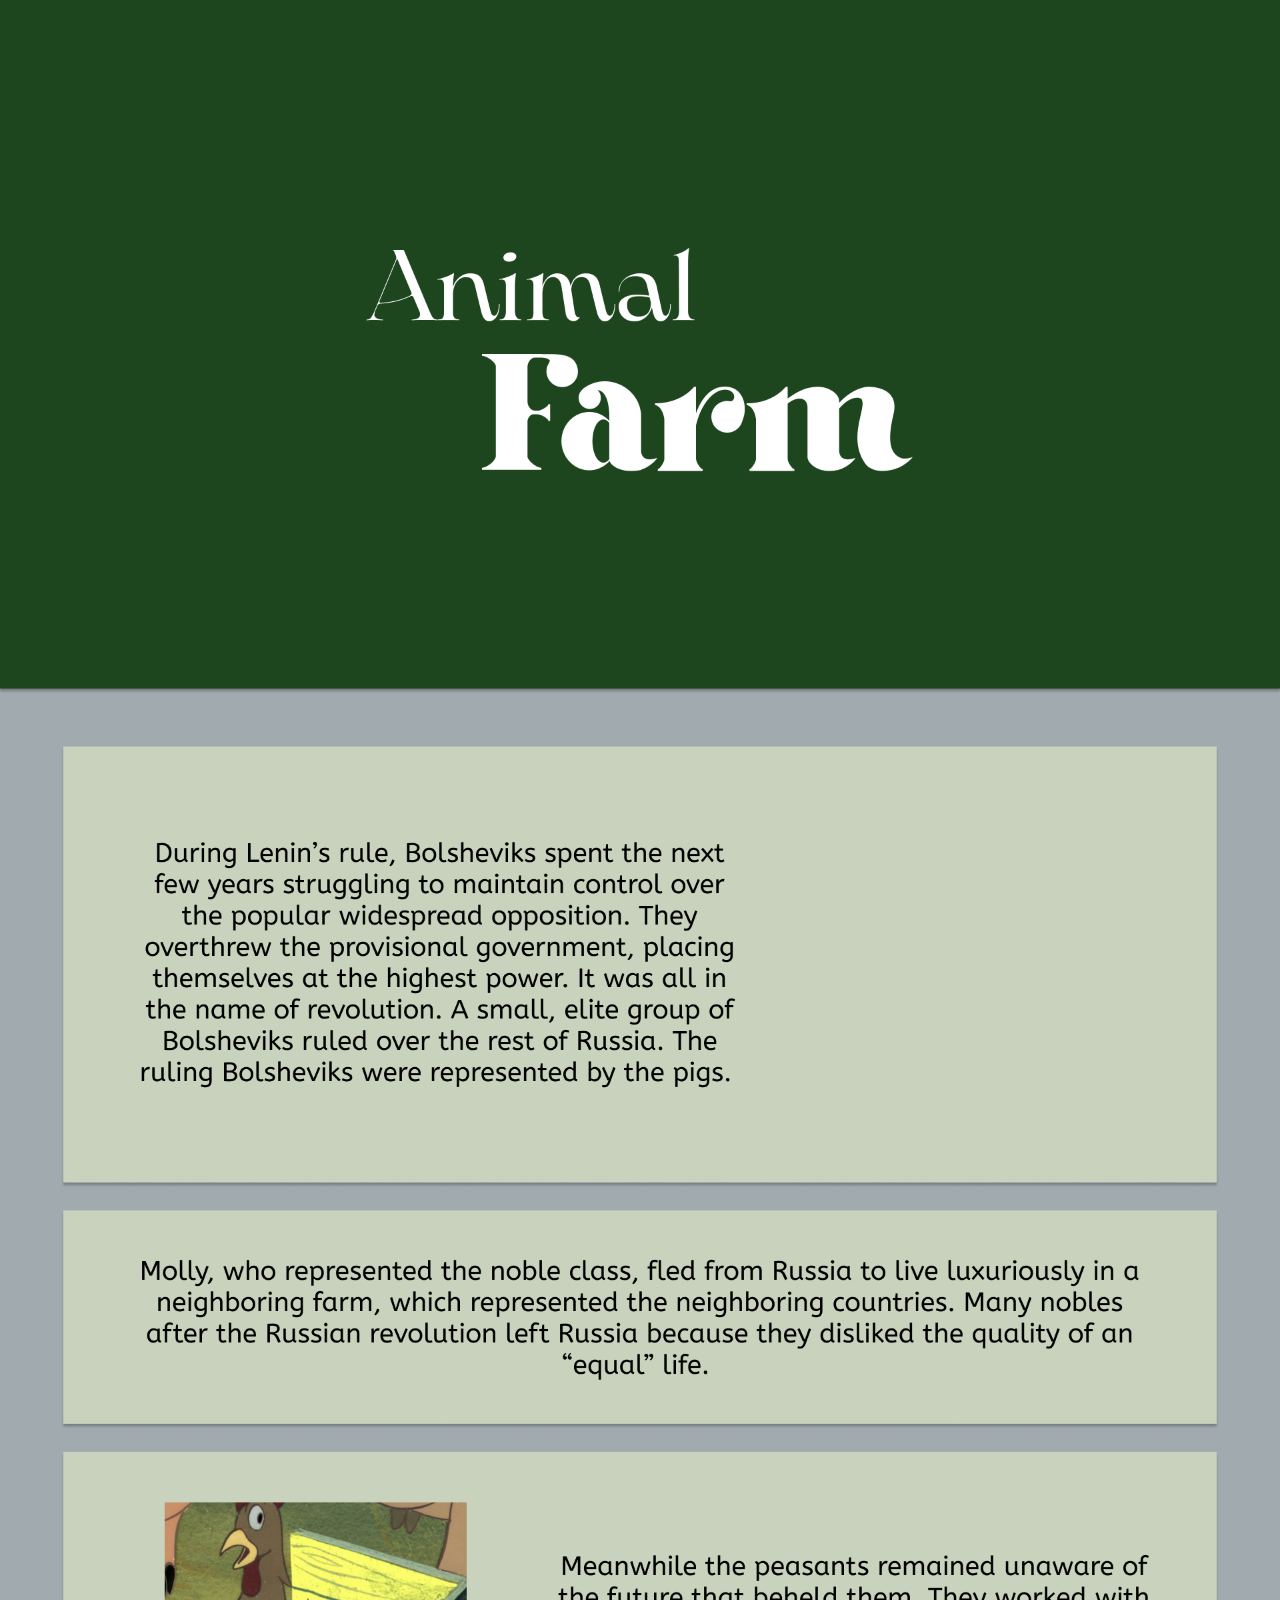
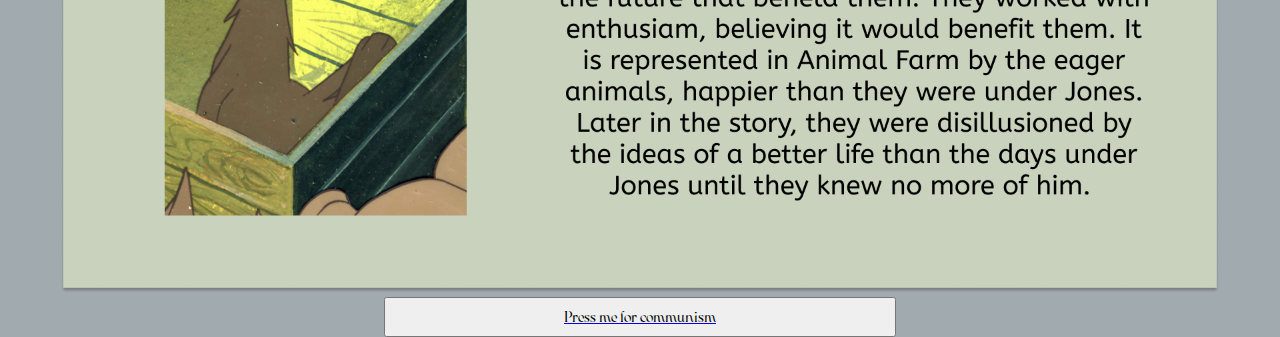
<file: index.html>
<!doctype html>
<html>
    <head>
        <title>Our Funky HTML Page</title>
        <meta name="description" content="Our first page">
        <meta name="keywords" content="html tutorial template">

        <link href = "title.css" rel ="stylesheet"/>
        <link href = "./arsenica/ArsenicaTrial-Regular.ttf" rel = "stylesheet"/>
    </head>
    <body>
        <img src = "xin slide.png"/>

        <a href = "soviet.html"><button>Press me for communism</button></a>
    </body>
</html>
</file>
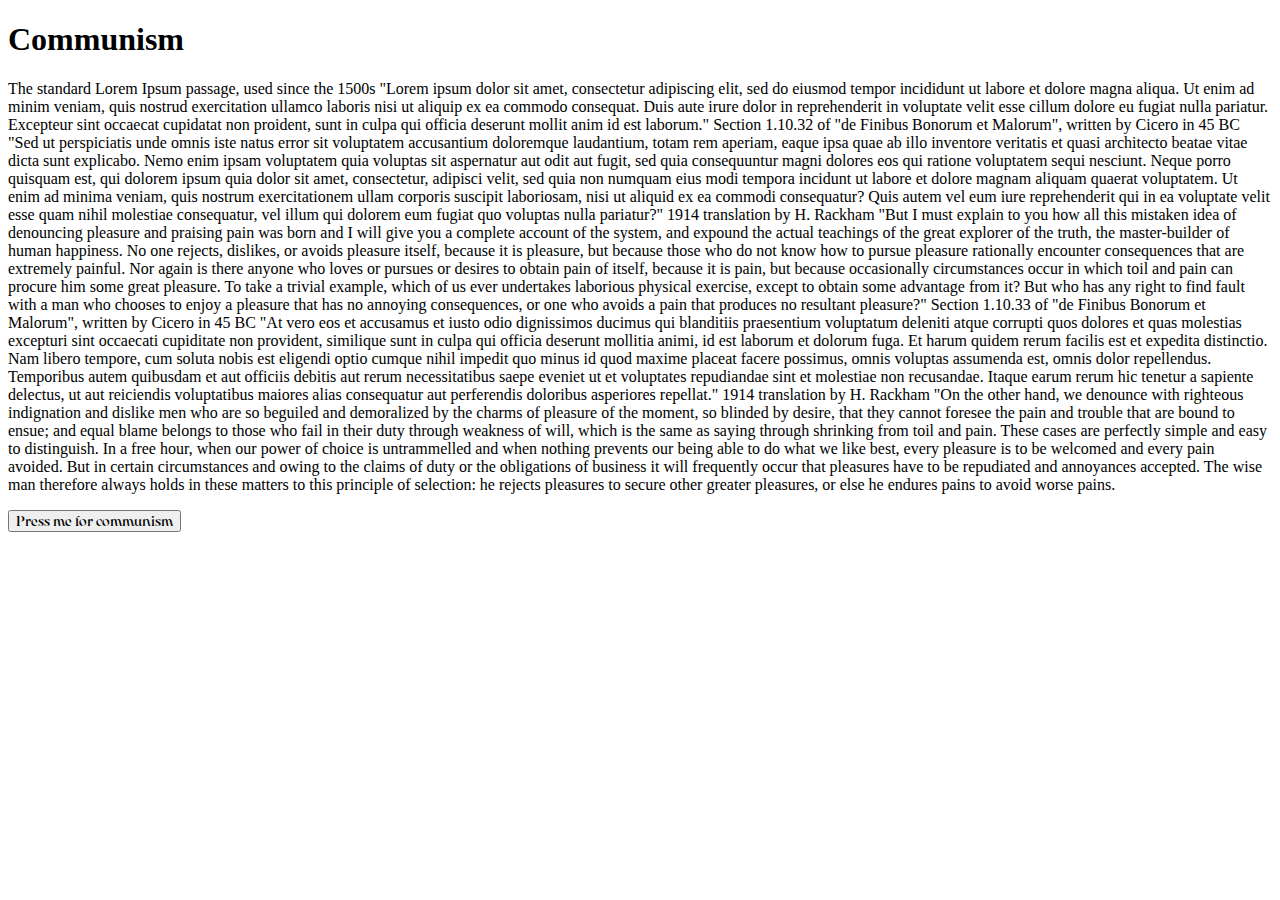
<file: Project in a day/index.html>
<!doctype html>
<html>
    <head>
        <title>Our Funky HTML Page</title>
        <meta name="description" content="Our first page">
        <meta name="keywords" content="html tutorial template">

        <link href = "title.css" rel ="stylesheet"/>
        <link href = "./arsenica/ArsenicaTrial-Regular.ttf" rel = "stylesheet"/>
    </head>
    <body>
        <h1>Communism</h1>
        <p>
            The standard Lorem Ipsum passage, used since the 1500s
            "Lorem ipsum dolor sit amet, consectetur adipiscing elit, sed do eiusmod tempor incididunt ut labore et dolore magna aliqua. Ut enim ad minim veniam, quis nostrud exercitation ullamco laboris nisi ut aliquip ex ea commodo consequat. Duis aute irure dolor in reprehenderit in voluptate velit esse cillum dolore eu fugiat nulla pariatur. Excepteur sint occaecat cupidatat non proident, sunt in culpa qui officia deserunt mollit anim id est laborum."
            
            Section 1.10.32 of "de Finibus Bonorum et Malorum", written by Cicero in 45 BC
            "Sed ut perspiciatis unde omnis iste natus error sit voluptatem accusantium doloremque laudantium, totam rem aperiam, eaque ipsa quae ab illo inventore veritatis et quasi architecto beatae vitae dicta sunt explicabo. Nemo enim ipsam voluptatem quia voluptas sit aspernatur aut odit aut fugit, sed quia consequuntur magni dolores eos qui ratione voluptatem sequi nesciunt. Neque porro quisquam est, qui dolorem ipsum quia dolor sit amet, consectetur, adipisci velit, sed quia non numquam eius modi tempora incidunt ut labore et dolore magnam aliquam quaerat voluptatem. Ut enim ad minima veniam, quis nostrum exercitationem ullam corporis suscipit laboriosam, nisi ut aliquid ex ea commodi consequatur? Quis autem vel eum iure reprehenderit qui in ea voluptate velit esse quam nihil molestiae consequatur, vel illum qui dolorem eum fugiat quo voluptas nulla pariatur?"
            
            1914 translation by H. Rackham
            "But I must explain to you how all this mistaken idea of denouncing pleasure and praising pain was born and I will give you a complete account of the system, and expound the actual teachings of the great explorer of the truth, the master-builder of human happiness. No one rejects, dislikes, or avoids pleasure itself, because it is pleasure, but because those who do not know how to pursue pleasure rationally encounter consequences that are extremely painful. Nor again is there anyone who loves or pursues or desires to obtain pain of itself, because it is pain, but because occasionally circumstances occur in which toil and pain can procure him some great pleasure. To take a trivial example, which of us ever undertakes laborious physical exercise, except to obtain some advantage from it? But who has any right to find fault with a man who chooses to enjoy a pleasure that has no annoying consequences, or one who avoids a pain that produces no resultant pleasure?"
            
            Section 1.10.33 of "de Finibus Bonorum et Malorum", written by Cicero in 45 BC
            "At vero eos et accusamus et iusto odio dignissimos ducimus qui blanditiis praesentium voluptatum deleniti atque corrupti quos dolores et quas molestias excepturi sint occaecati cupiditate non provident, similique sunt in culpa qui officia deserunt mollitia animi, id est laborum et dolorum fuga. Et harum quidem rerum facilis est et expedita distinctio. Nam libero tempore, cum soluta nobis est eligendi optio cumque nihil impedit quo minus id quod maxime placeat facere possimus, omnis voluptas assumenda est, omnis dolor repellendus. Temporibus autem quibusdam et aut officiis debitis aut rerum necessitatibus saepe eveniet ut et voluptates repudiandae sint et molestiae non recusandae. Itaque earum rerum hic tenetur a sapiente delectus, ut aut reiciendis voluptatibus maiores alias consequatur aut perferendis doloribus asperiores repellat."
            
            1914 translation by H. Rackham
            "On the other hand, we denounce with righteous indignation and dislike men who are so beguiled and demoralized by the charms of pleasure of the moment, so blinded by desire, that they cannot foresee the pain and trouble that are bound to ensue; and equal blame belongs to those who fail in their duty through weakness of will, which is the same as saying through shrinking from toil and pain. These cases are perfectly simple and easy to distinguish. In a free hour, when our power of choice is untrammelled and when nothing prevents our being able to do what we like best, every pleasure is to be welcomed and every pain avoided. But in certain circumstances and owing to the claims of duty or the obligations of business it will frequently occur that pleasures have to be repudiated and annoyances accepted. The wise man therefore always holds in these matters to this principle of selection: he rejects pleasures to secure other greater pleasures, or else he endures pains to avoid worse pains.         
        </p>

        <a href = "soviet.html"><button>Press me for communism</button></a>
    </body>
</html>
</file>
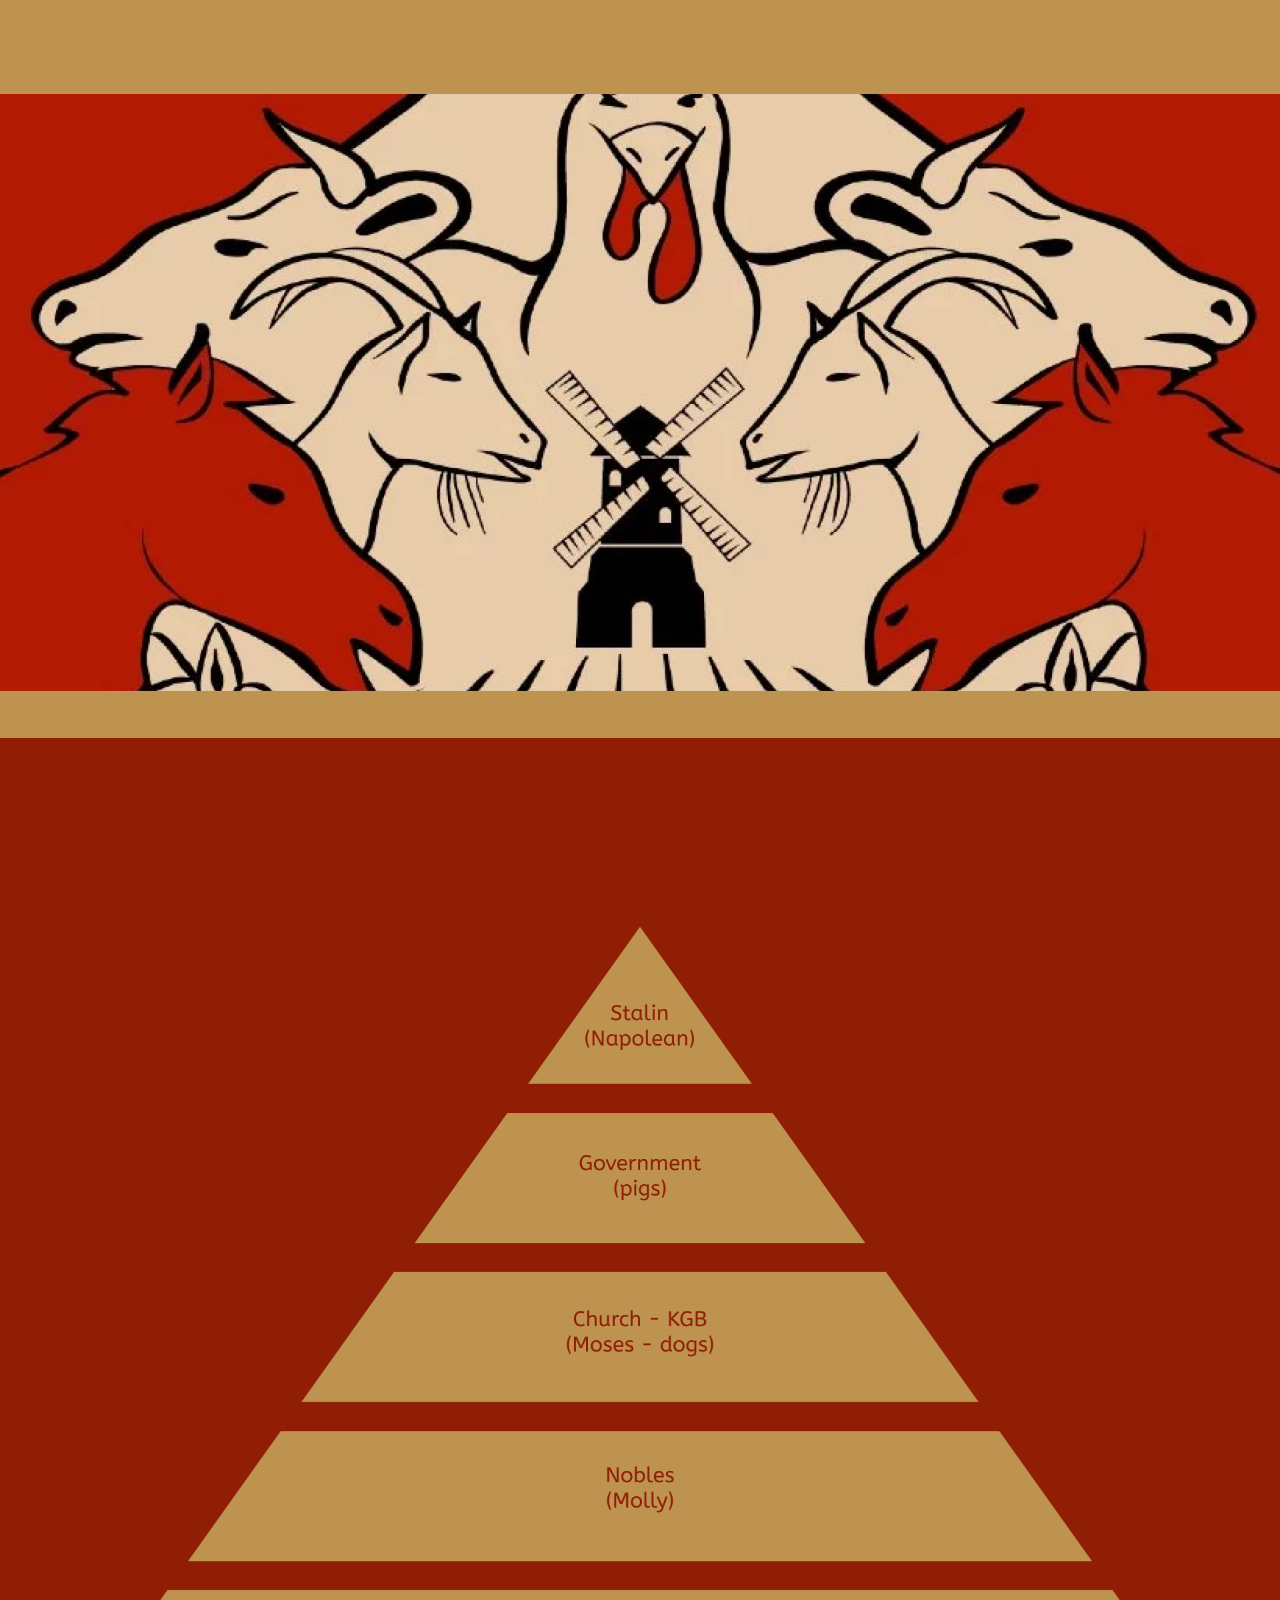
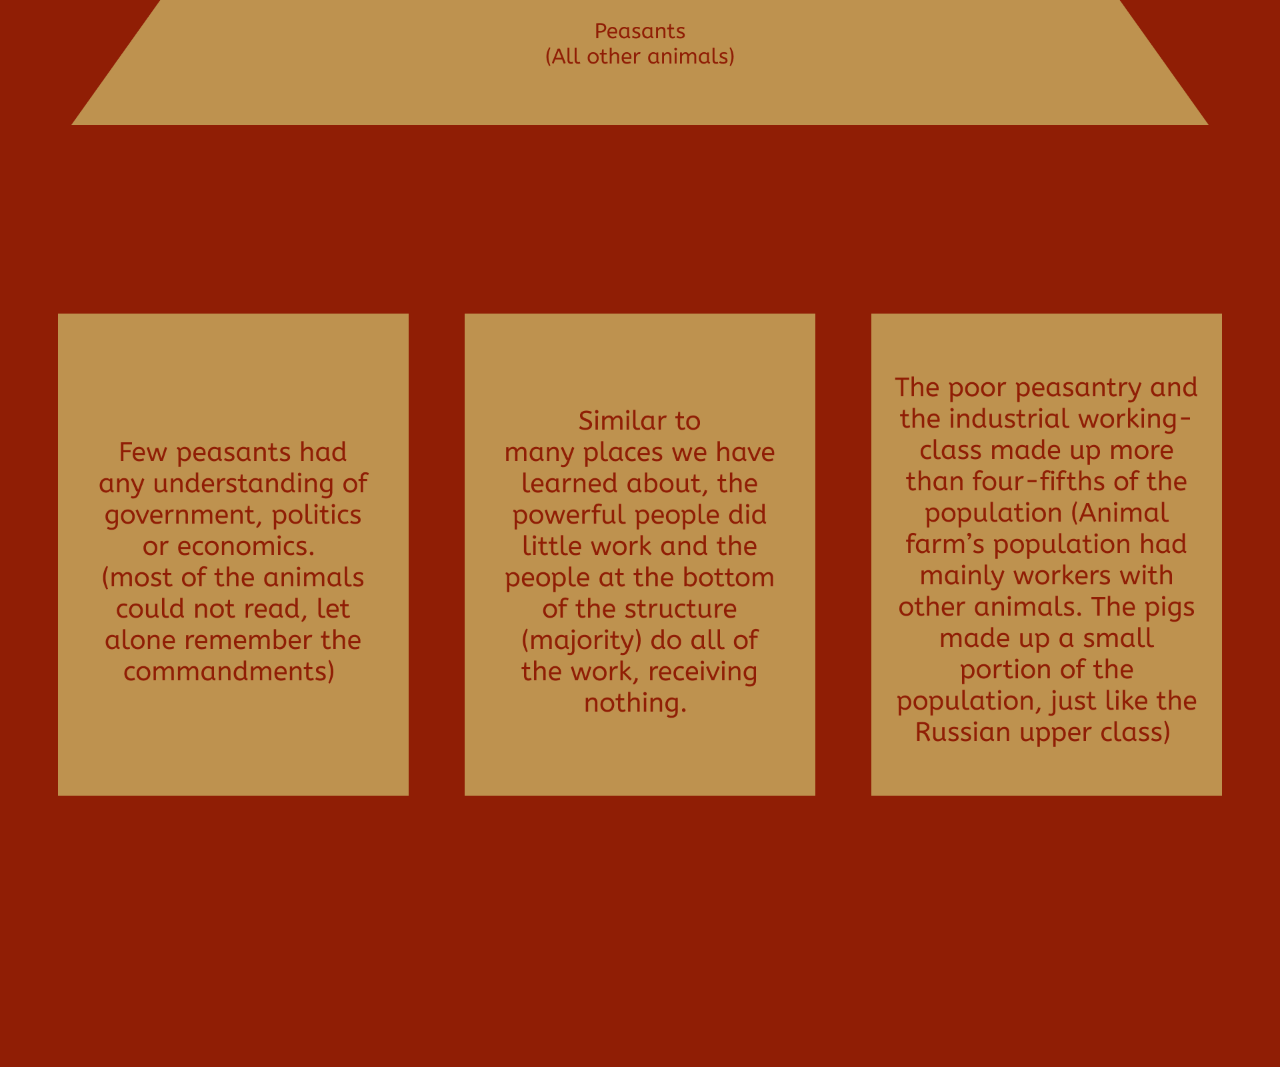
<file: soviet.html>
<!doctype html>
<html>
    <head>
        <title>Our Funky HTML Page</title>
        <meta name="description" content="Our first page">
        <meta name="keywords" content="html tutorial template">
        <link href = "soviet.css" rel = "stylesheet"/>
        <link href = "./beachfly/Beachfly Free Trial.ttf"/>
    </head>
    <body>
        <img src = "Kat's part.png"/>

    </body>
</html>
</file>
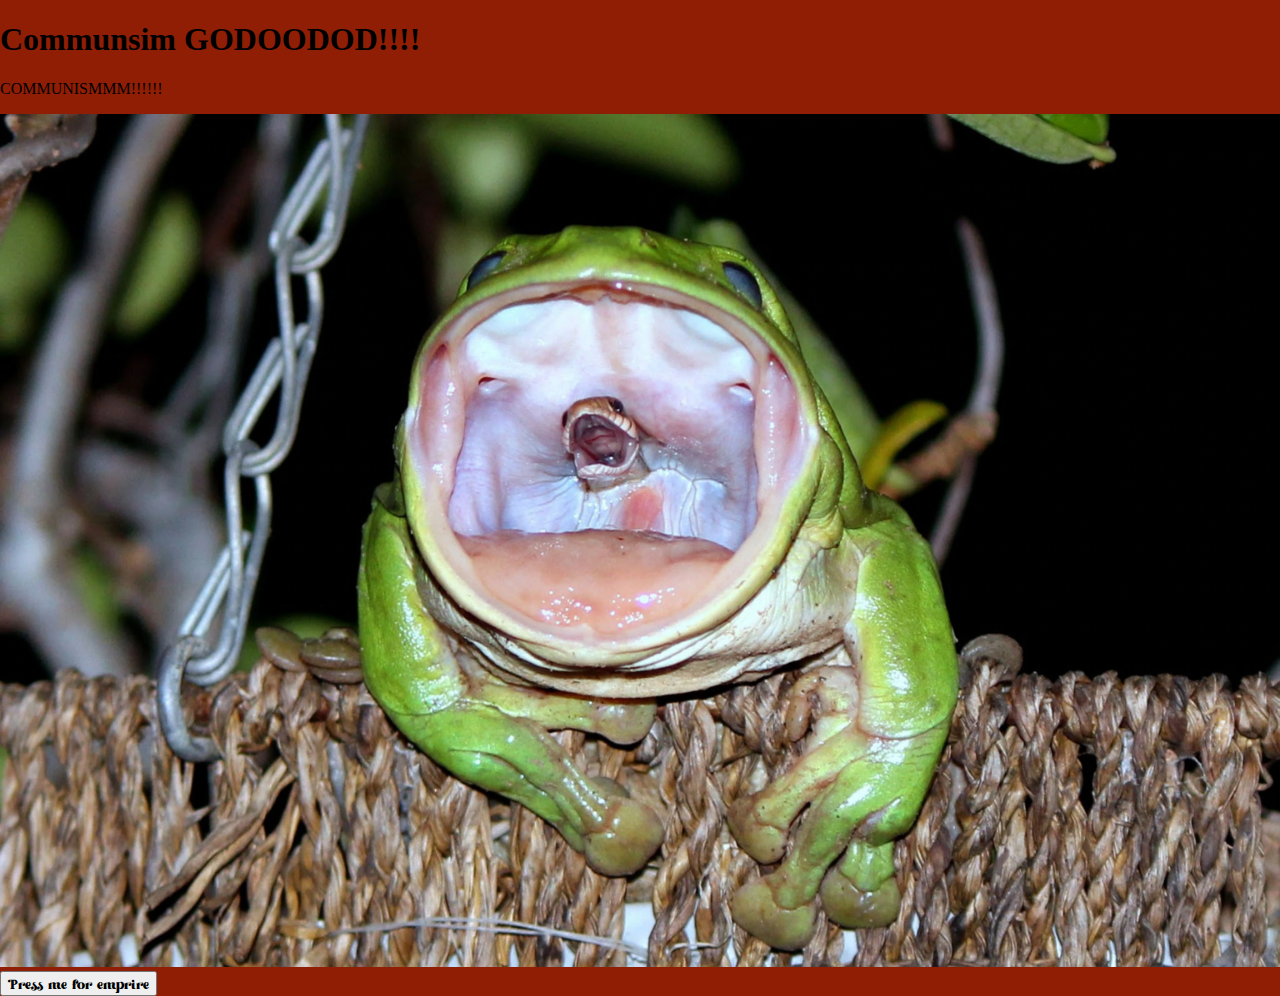
<file: Project in a day/soviet.html>
<!doctype html>
<html>
    <head>
        <title>Our Funky HTML Page</title>
        <meta name="description" content="Our first page">
        <meta name="keywords" content="html tutorial template">
        <link href = "soviet.css" rel = "stylesheet"/>
        <link href = "./beachfly/Beachfly Free Trial.ttf"/>
    </head>
    <body>
        <h1>Communsim GODOODOD!!!!</h1>
        <p>
            COMMUNISMMM!!!!!!
        </p>
        <img src = "01-frog-snake-photo.png"/>

        <a href = "index.html"><button>Press me for emprire</button></a>
    </body>
</html>
</file>
<file: title.css>
@font-face {
    font-family: 'ArsenicaTrial-Regular';
    src: url('arsenica/ArsenicaTrial-Regular.ttf');
    
}

@font-face {
    font-family: 'Beachfly Free Trial';
    src: url('beachfly/Beachfly\ Free\ Trial.ttf');
}

button {
    font-family: "ArsenicaTrial-Regular";
    display: block;
    margin-left: auto;
    margin-right: auto;
    width: 40%;
    padding: 10px;
}

body {
    margin: 0;
    background-color: rgba(161, 170, 174, 1);
}

img {
    max-width: 100%;
}
</file>
<file: Project in a day/title.css>
@font-face {
    font-family: 'ArsenicaTrial-Medium';
    src: url('arsenica/ArsenicaTrial-Medium.ttf');
    
}

button {
    font-family: "ArsenicaTrial-Medium";
}

img {
    max-width: 100%;
}
</file>
<file: soviet.css>
@font-face {
    font-family: 'Beachfly Free Trial';
    src: url('beachfly/Beachfly\ Free\ Trial.ttf');
}

button {
    font-family: 'Beachfly Free Trial';
    margin-left: 25%;
    margin-right: 25%;
}


body {
    background-color: rgba(144, 30, 5, 1);
    margin: 0;
}

img {
    max-width: 100%;
}
</file>
<file: Project in a day/soviet.css>
@font-face {
    font-family: 'Beachfly Free Trial';
    src: url('beachfly/Beachfly\ Free\ Trial.ttf');
}

button {
    font-family: 'Beachfly Free Trial';
}

body {
    background-color: rgba(144, 30, 5, 1);
    margin: 0;
}

img {
    max-width: 100%;
}
</file>
